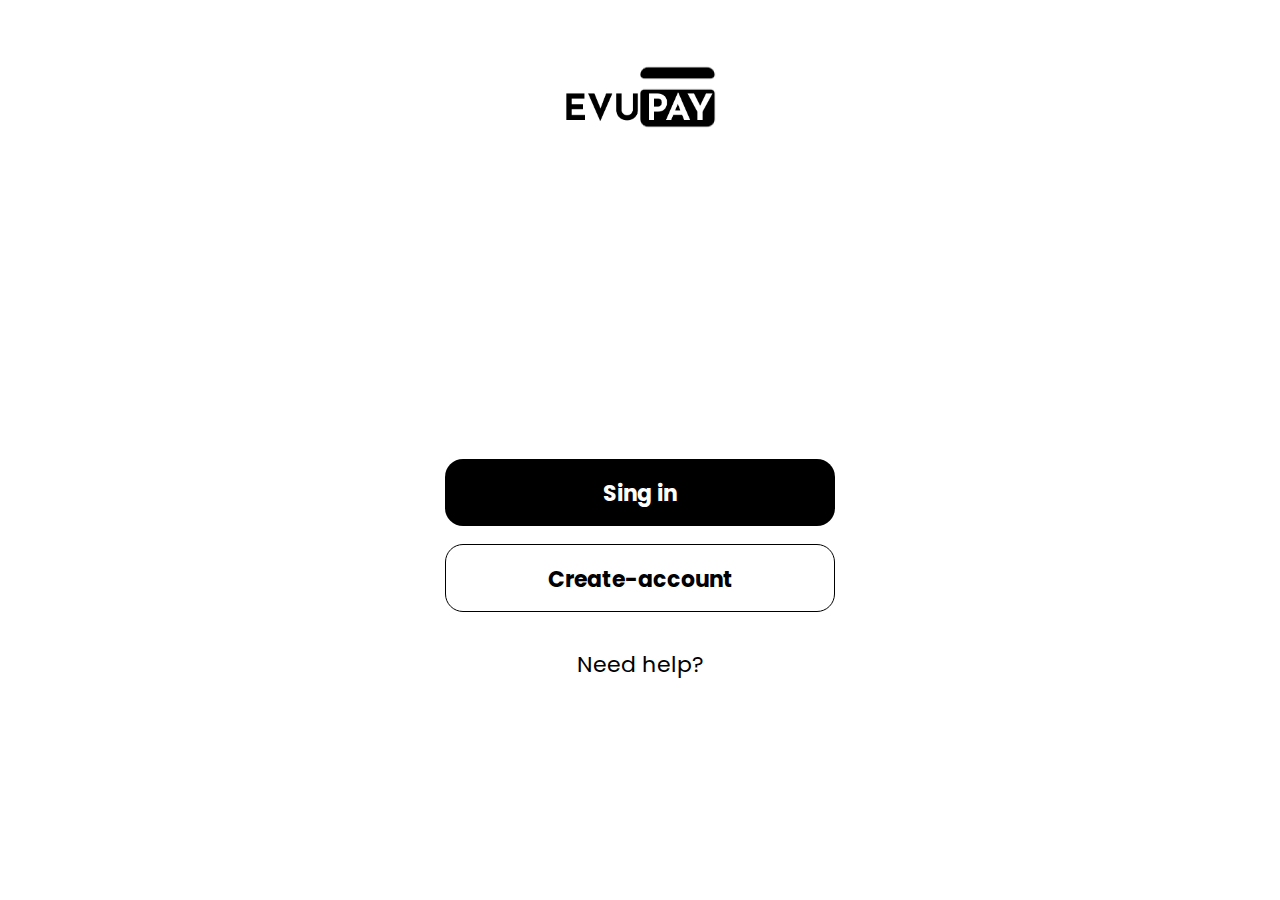
<file: index.html>
<!DOCTYPE html>
<html lang="en">
<head>
    <meta charset="UTF-8">
    <meta http-equiv="X-UA-Compatible" content="IE=edge">
    <meta name="viewport" content="width=device-width, initial-scale=1.0">
    <title>EvuPay</title>

    <link rel="stylesheet" href="./css/config.css">
    <link rel="stylesheet" href="./css/index.css">

    <link rel="preconnect" href="https://fonts.googleapis.com">
<link rel="preconnect" href="https://fonts.gstatic.com" crossorigin>
<link href="https://fonts.googleapis.com/css2?family=Poppins:wght@300&display=swap" rel="stylesheet">
</head>
<body>

    <div class="login">
        <img src="./img/logo.png" alt="" class="logo">
        <div class="palabras">
        <div class="sing-in"><a href="./indexuno.html"><b class="l">Sing in</b></a></div>
        <div class="create-account"><a href="./indexdos.html"><b class="l">Create-account</b></a></div>
        <span class="need-help"><p class="l">Need help?</p></span>
        </div>
    </div>

</body>
</html>
</file>
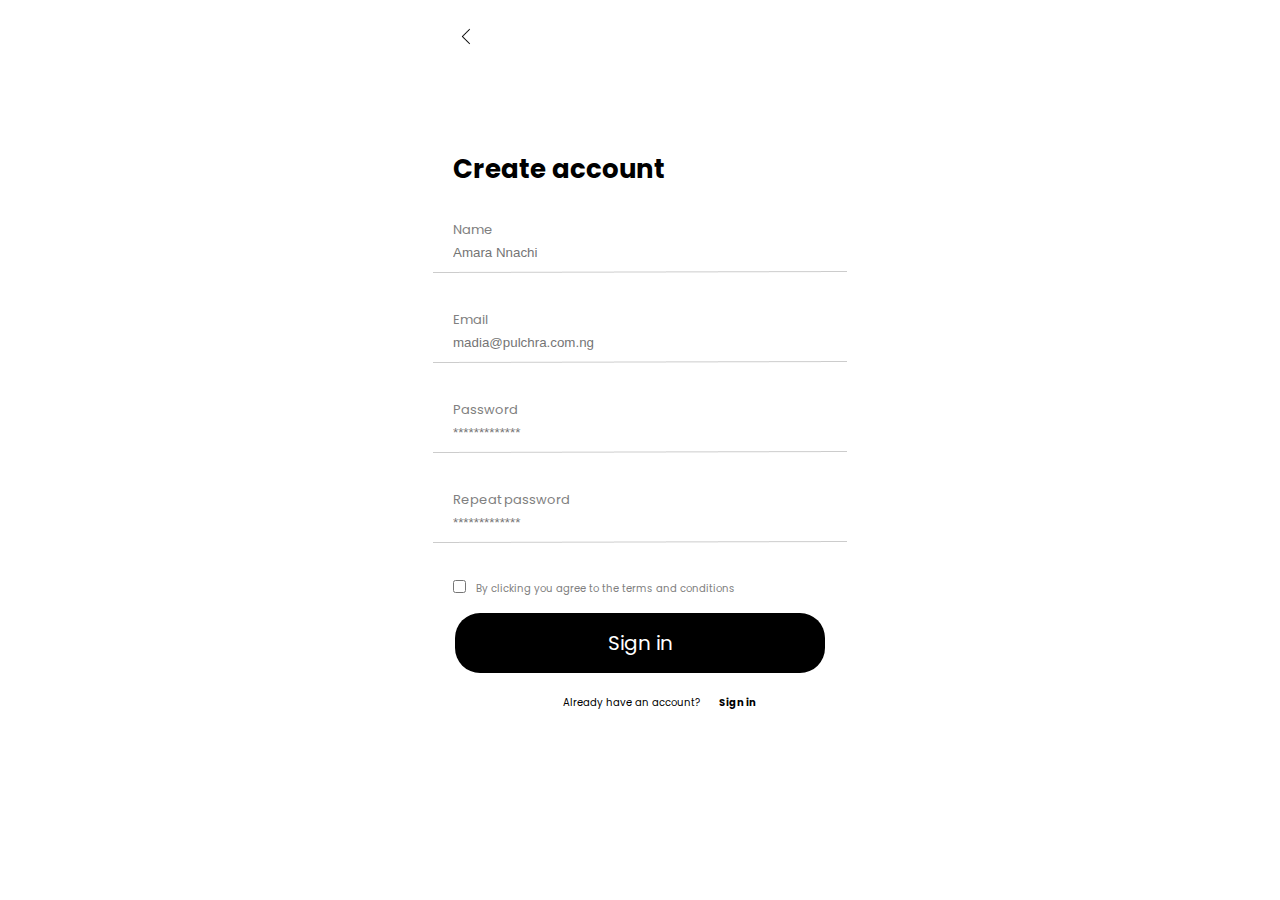
<file: indexdos.html>
<!DOCTYPE html>
<html lang="es">
<head>
    <meta charset="UTF-8">
    <meta http-equiv="X-UA-Compatible" content="IE=edge">
    <meta name="viewport" content="width=device-width, initial-scale=1.0">
    <title>Document</title>

    <link rel="stylesheet" href="./css/config.css">
    <link rel="stylesheet" href="./css/indexdos.css">

    <link rel="preconnect" href="https://fonts.googleapis.com">
    <link rel="preconnect" href="https://fonts.gstatic.com" crossorigin>
    <link href="https://fonts.googleapis.com/css2?family=Poppins:wght@200;300;400&display=swap" rel="stylesheet">

</head>
<body>
    <div class="login">
        <div class="cuadro1">
            <a href="./index.html"><img src="./img/flecha2.png" alt=""></a>
        </div>
        <div class="cuadro2">
            <b>Create account</b>
        </div>
        <div class="cuadro3">
            <p class="palabra">
                Name
            </p>
            <form action="">                
                <input class="busqueda" type="text" placeholder="Amara Nnachi">
            </form>
            <img src="./img/linea2.png" alt="" class="linea">
        </div>
        <div class="cuadro3">
            <p class="palabra">
                Email
            </p>
            <form action="">                
                <input class="busqueda" type="email" placeholder="madia@pulchra.com.ng">
            </form>
            <img src="./img/linea2.png" alt="" class="linea">
        </div>
        <div class="cuadro3">
            <p class="palabra">
                Password
            </p>
            <form action="">                
                <input class="busqueda" type="password" placeholder="*************">
            </form>
            <img src="./img/linea2.png" alt="" class="linea">
        </div>
        <div class="cuadro3">
            <p class="palabra">
                Repeat password
            </p>
            <form action="">                
                <input  class="busqueda" type="password" placeholder="*************">
            </form>
            <img src="./img/linea2.png" alt="" class="linea">
        </div>
        <div class="cuadro7">
            <label >
                <input type="checkbox">
            </label>
            <p>By clicking you agree to the terms and conditions</p>
        </div>
        <div class="cuadro8">
            <div><a href="">Sign in</a></div>
        </div>
        <div class="cuadro9">
            <div><p>Already  have an account?</p> </div>
            <b>Sign in</b>
        </div>
    </div>
</body>
</html>
</file>
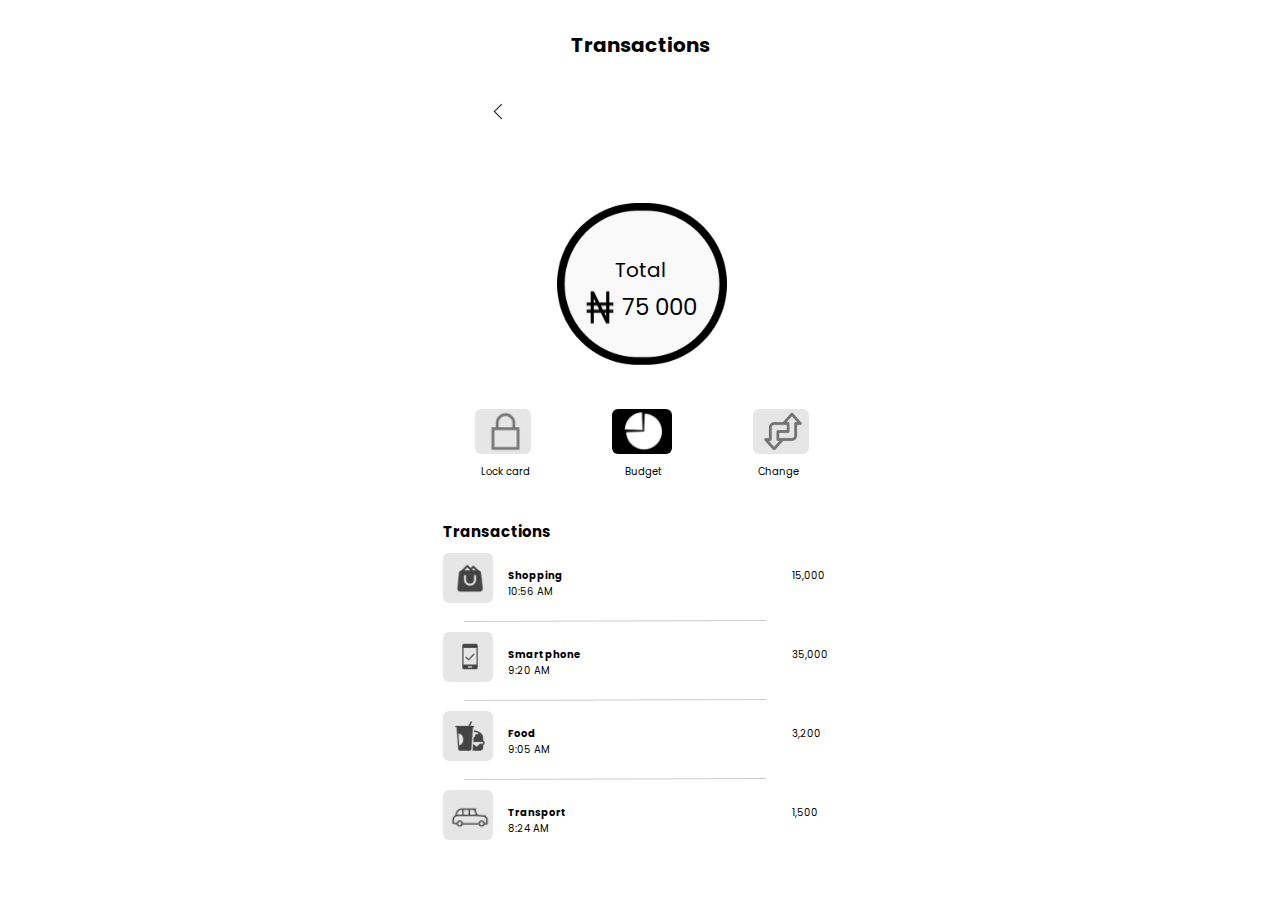
<file: indexuno.html>
<!DOCTYPE html>
<html lang="en">
<head>
    <meta charset="UTF-8">
    <meta http-equiv="X-UA-Compatible" content="IE=edge">
    <meta name="viewport" content="width=device-width, initial-scale=1.0">
    <title>Document</title>

    <link rel="stylesheet" href="./css/config.css">
    <link rel="stylesheet" href="./css/indexuno.css">

    <link rel="preconnect" href="https://fonts.googleapis.com">
    <link rel="preconnect" href="https://fonts.gstatic.com" crossorigin>
    <link href="https://fonts.googleapis.com/css2?family=Poppins:wght@200;300;400&display=swap" rel="stylesheet">

</head>
<body>
    <a class="login">
        <div class="titulo">
            <b>Transactions</b>
        </div>
        <a href="./index.html"><img src="./img/More Than.png" alt="" class="flecha"></a>

        <img src="./img/Rectangle 16.png" alt="" class="circulo" >

        <div class="circulo_palabra">
            <p>Total</p>
        </div>  

        <div class="circulo_n">
            <img src="./img/Naira.png" alt="">
            <p>75 000</p>
        </div>
        
        <div class="imagenes">
            <div class="gris"><img src="./img/Lock.png" alt=""></div>
            <div class="pie_chart"><img src="./img/Pie Chart.png" alt=""></div>
            <div class="gris"><img src="./img/Change.png" alt=""></div>
        </div>

        <div class="img_palabra">
            <p>Lock card</p>
            <p>Budget</p>
            <p>Change</p>
        </div>

        <div class="sub_titulo">
            <h2>Transactions</h2>
        </div>

        <div class="caja">
        <div class="img_palabras">
            <div class="money">
                <div class="cuadro"><img src="./img/Shopping Bag Full.png" alt="" class="money_img"></div>
                <div class="money_palabra">
                    <b>Shopping</b>
                    <p>10:56 AM</p>
                </div>
            </div>
            <div class="money_palabra">
                <p>15,000</p>
            </div>
        </div>
        <img src="./img/Line 4.png" alt="" class="linea">

        <div class="img_palabras">
            <div class="money">
                <div class="cuadro"><img src="./img/Smartphone Approve.png" alt="" class="money_img"></div>
                <div class="money_palabra">
                    <b>Smartphone</b>
                    <p>9:20 AM</p>
                </div>
            </div>
            <div class="money_palabra">
                <p>35,000</p>
            </div>
        </div>
        <img src="./img/Line 4.png" alt="" class="linea">

        <div class="img_palabras">
            <div class="money">
                <div class="cuadro"><img src="./img/Junk Food.png" alt="" class="money_img"></div>
                <div class="money_palabra">
                    <b>Food</b>
                    <p>9:05 AM</p>
                </div>
            </div>
            <div class="money_palabra">
                <p>3,200</p>
            </div>
        </div>
        <img src="./img/Line 4.png" alt="" class="linea">

        <div class="img_palabras">
            <div class="money">
                <div class="cuadro"><img src="./img/London Cab.png" alt="" class="money_img"></div>
                <div class="money_palabra">
                    <b>Transport</b>
                    <p>8:24 AM</p>
                </div>
            </div>
            <div class="money_palabra">
                <p>1,500</p>
            </div>
        </div>
        </div>
    </a>
</body>
</html>
</file>
<file: css/config.css>
*{
    padding: 0;
    margin: 0;
    box-sizing: border-box;
}

html, body{
    max-width: 41.4rem;
    margin: auto;
    font-size: 10px;
    font-family: 'Poppins', sans-serif; 
}
</file>
<file: css/index.css>
.login{
    max-width: 41.4rem;
    height: 8.96rem;
    margin: auto;
}
img{
    width: 15.9rem;
    height: 9.4rem;
    position: relative;
    left: 13rem;
    top: 5rem;
}
.palabras{
    justify-content: center;
    display: grid;
    grid-template-columns: 39rem ;
    grid-template-rows: 6.74rem 6.74rem 6.74rem ;
    gap: 1.8rem;
    margin-top: 36rem;
    text-align: center;
}
.sing-in {
    background-color: rgb(0, 0, 0);
    position: relative;
    border-radius: 1.8rem;
}
.sing-in a{
    text-decoration: none;
    color: white;
}
.create-account{
    border-radius: 1.8rem;
    border: 1px solid #000000;
}
.create-account a{
    text-decoration: none;
    color: rgb(0, 0, 0);
}
.need-help{
    border-radius: 1.8rem;
}
.need-help li a{
    text-decoration: none;
    list-style-type: none;
}
.l{
    font-size: 2.2rem;
    position: relative;
    top: 1.8rem;
}

/* CSS QUE SOLO FUNCIONA EN UN  TELEFONO DE 480px*/
@media screen and (max-width: 480px){

    .login{
        height: 100%;
        position: absolute;
        top: 0;
        bottom: 0;
        left: 0;
        right: 0;

    }
}
</file>
<file: css/indexdos.css>
.login{
    max-width: 41.4rem;
    height: 89.6rem;
    margin: auto;

}
.cuadro1{
    height: 15rem;
}
.cuadro1 img{
    position: relative;
    top: 2.5rem;
}
.cuadro2{
    height: 7rem;
}
.cuadro2 b {
    font-size: 2.6rem;
    margin-left: 2rem;
}
.cuadro3 {
    height: 9rem;
}
.palabra{
    margin-left: 2rem;
    font-size: 1.3rem;
    color: rgb(128, 128, 128);
}
.busqueda{
    margin-left: 2rem;
    margin-top: 0.5rem;
    outline: none;
    border: 0;
}
.linea{
    margin-top: 0.5rem;
}
.cuadro7{
    margin-left: 2rem;
    display: flex;
    text-align: center;
    align-items: center;
}
.cuadro7 p{
    margin-left: 1rem;
    color: rgb(128, 128, 128);
}
.cuadro8 {
    height: 9rem;
    display: flex;
    justify-content: center;
    align-items: center;
}
.cuadro8 div{
    background-color: rgb(0, 0, 0);
    width: 37rem;
    height: 6rem;
    border-radius: 2.5rem;
    display: flex;
    justify-content: center;
    align-items: center;
    font-size: 2rem;
}
.cuadro8 a{
    text-decoration: none;
    color: white;
}
.cuadro9{
    height: 3rem;
    display: flex;
    text-align: center;
    align-items: center;
}
.cuadro9 div{
    margin: 2rem;
    margin-left: 13rem;
}

/* CSS QUE SOLO FUNCIONA EN UN  TELEFONO DE 480px*/
@media screen and (max-width: 480px){

    .login{
        height: 100%;
        position: absolute;
        top: 0;
        bottom: 0;
        left: 0;
        right: 0;

    }
}
</file>
<file: css/indexuno.css>
.login{
    max-width: 41.4rem;
    height: 8.96rem;
    margin: auto;

}
.titulo{
    font-size: 2rem;
    display: flex;
    justify-content: center;
    align-items: center;
}
.titulo b{
    height: 4rem;
    margin-top: 3rem;
}
.flecha{
    margin-top: -4rem;
    margin: 3rem;
}
.circulo{
    width: 17rem;
    margin: auto;
    display: flex;
    margin-top: 8rem;
}
.circulo_palabra{
    font-size: 2rem;
    display: flex;
    justify-content: center;
    position: relative;
    top:-11rem;
}
.circulo_n{
    display: flex;
    justify-content: center;
    position: relative;
    top:-11rem;
}
.circulo_n p{
    padding: 0.5rem;
}
.circulo_n p{
    font-size: 2.3rem;
}
.imagenes{
    margin-top: -3rem;
}
.imagenes , img{
    display: flex;
    left: 0.2rem;
    justify-content: center;
    position: relative;
    justify-content: space-around;
}
.pie_chart{
    background-color: black;
    width: 6rem;
    border-radius: 0.6rem;
    display: flex;
    justify-content: center;
    
}
.gris{
    background-color: #E6E6E6;
    width: 5.6rem;
    border-radius: 0.6rem;
    display: flex;
    justify-content: center;
}
.img_palabra{
    display: flex;
    position: relative;
    justify-content: space-around;
    margin-top: 1rem;
}
.sub_titulo{
    margin: 1rem;
    width:20rem;
    margin-top: 4rem;
}
.caja{
    position: relative;
    left: 1rem;
}
.img_palabras{
    display: flex;
    justify-content: space-between;
    margin-top: 1rem;
}
.money {
    display: flex;
    width:13rem;
    justify-content: space-around;
}
.cuadro{
    background-color: #E6E6E6;
    width: 5rem;
    height: 5rem;
    border-radius: 0.6rem;
}
.money_palabra{
    width: 8rem;
    text-align:left;
    padding: 1.5rem;
}
.money_img{
    width: 5rem;
    justify-content: center;
    top: 1rem;
}
.linea{
    margin-top: 0.5rem;
    left: 2rem;
}

@media screen and (max-width: 480px){

    .login{
        height: 100%;
        position: absolute;
        top: 0;
        bottom: 0;
        left: 0;
        right: 0;

    }
}
</file>
